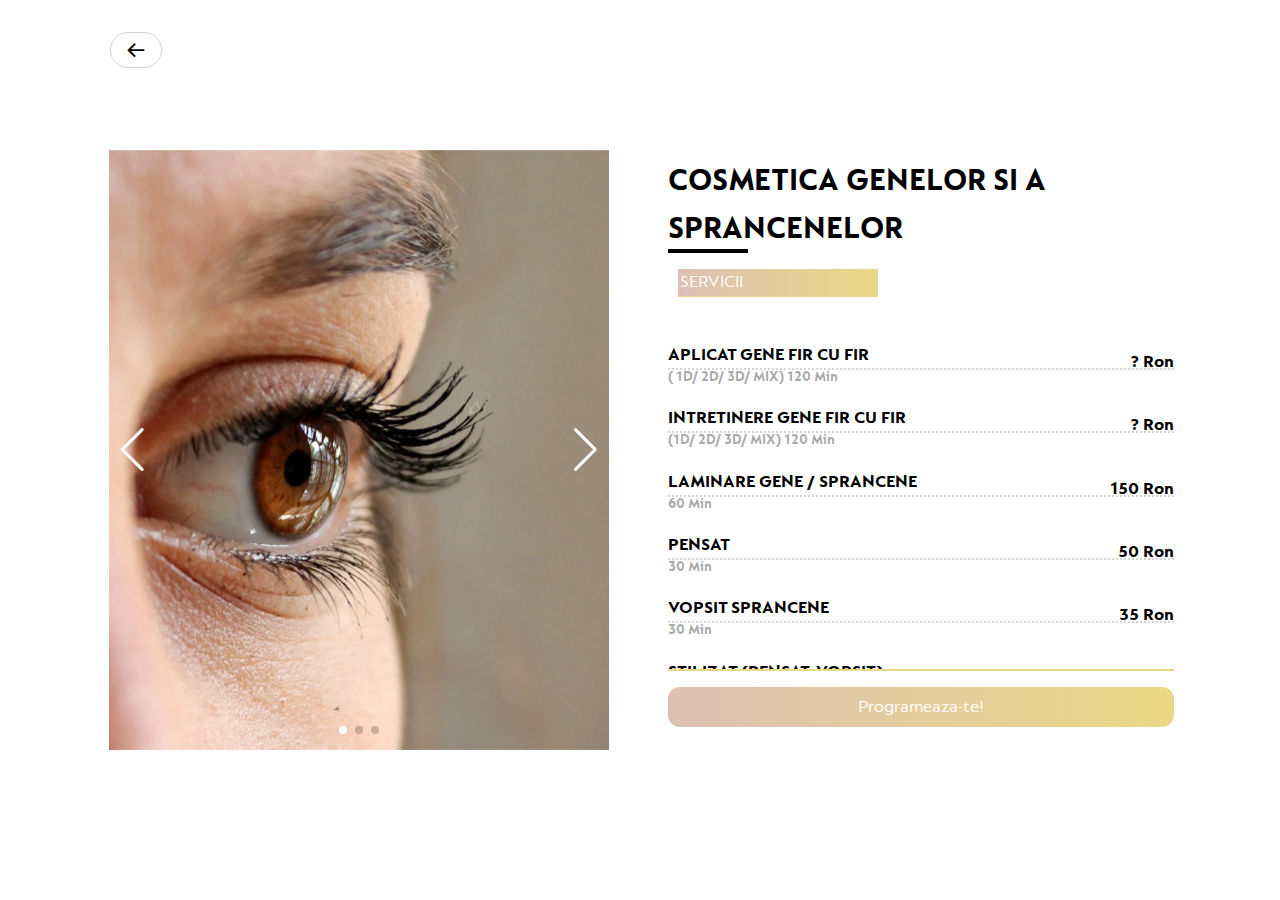
<file: home-more-cosmetica-genelor-sprancenelor.html>
<!DOCTYPE html>
<html lang="en">

<head>
  <meta charset="UTF-8">
  <meta charset="utf-8">
    <meta name="viewport" content="width=device-width, initial-scale=1, minimum-scale=1" />
    <meta http-equiv="X-UA-Compatible" content="ie=edge">
    <title>BeautyVilla by Ast - Servicii de Înfrumusețare și Relaxare</title>
    <meta name="description" content="BeautyVilla by Ast oferă o gamă largă de servicii de înfrumusețare și relaxare, inclusiv machiaj, coafură, tratamente faciale și masaj. Descoperă experiența de lux!">
    <meta name="keywords" content="BeautyVilla, Asta, înfrumusețare, relaxare, machiaj, coafură, tratamente faciale, masaj, saloane de înfrumusețare, spa, servicii beauty">
    <meta name="author" content="BeautyVilla by Ast">
    
    <meta property="og:title" content="BeautyVilla by Ast - Servicii de Înfrumusețare și Relaxare">
    <meta property="og:description" content="Oferim servicii de top pentru îngrijirea și înfrumusețarea ta. Vino să te răsfeți în BeautyVilla by Ast!">
    <meta property="og:image" content="https://beautyvilla.ro/images/a7404f46-1d78-441c-a678-799bac6eefa2.jpg">
    <meta property="og:url" content="https://www.beautyvilla.ro">
    <meta property="og:type" content="website">


    <meta name="twitter:card" content="summary_large_image">
    <meta name="twitter:title" content="BeautyVilla by Ast - Servicii de Înfrumusețare și Relaxare">
    <meta name="twitter:description" content="Descoperă serviciile noastre premium de înfrumusețare și relaxare la BeautyVilla by Ast. Răsfață-te într-un mediu elegant și plăcut!">
    <meta name="twitter:image" content="https://beautyvilla.ro/images/a7404f46-1d78-441c-a678-799bac6eefa2.jpg">

    
    <link rel="icon" type="image/png" href="favicon/favicon-96x96.png" sizes="96x96" />
    <link rel="icon" type="image/svg+xml" href="favicon/favicon.svg" />
    <link rel="shortcut icon" href="favicon/favicon.ico" />
    <link rel="apple-touch-icon" sizes="180x180" href="favicon/apple-touch-icon.png" />
    <link rel="manifest" href="favicon/site.webmanifest" />
    
  <link rel="stylesheet" href="https://cdn.jsdelivr.net/npm/swiper/swiper-bundle.min.css">
  <link href='https://unpkg.com/boxicons@2.1.4/css/boxicons.min.css' rel='stylesheet'>
  <link rel="stylesheet" href="./css/home-more.css">
</head>

<body>
  <div class="card-wrapper">
    <div class="navs-bars">
      <a href="/">
        <div class="back">
          <i class='bx bx-arrow-back'></i>
        </div>
      </a>
    </div>
    <div class="card">
      <!-- card left -->
      <div class="product-imgs">
        <div class="swiper img-display">
          <div class="swiper-wrapper img-showcase">
            <div class="swiper-slide rows gene1"></div>
            <div class="swiper-slide rows gene2"></div>
            <div class="swiper-slide rows gene3"></div>
          </div>
          <div class="swiper-pagination"></div>
          <div class="swiper-button-next"></div>
          <div class="swiper-button-prev"></div>
        </div>
      </div>
      <!-- card right -->
      <div class="product-content">
        <h2 class="product-title" style="font-size: 2rem;">COSMETICA GENELOR SI A SPRANCENELOR</h2>
        <div class="services-more" style="display: flex;flex-wrap: wrap;">
          <a class="product-link active" data-category="servicii">Servicii</a>
        </div>
        <div class="product-price" id="epilare_definitiva">
          <div class="menu-item">
            <div class="menu-item-name">APLICAT GENE FIR CU FIR</div>
            <div class="menu-item-price">? Ron</div>
            <div class="menu-item-description">( 1D/ 2D/ 3D/ MIX) 120 Min</div>
        </div>
        
        <div class="menu-item">
            <div class="menu-item-name">INTRETINERE GENE FIR CU FIR </div>
            <div class="menu-item-price">? Ron</div>
            <div class="menu-item-description">(1D/ 2D/ 3D/ MIX) 120 Min</div>
        </div>
        
        <div class="menu-item">
            <div class="menu-item-name">LAMINARE GENE / SPRANCENE</div>
            <div class="menu-item-price">150 Ron</div>
            <div class="menu-item-description">60 Min</div>
        </div>
        
        <div class="menu-item">
            <div class="menu-item-name">PENSAT</div>
            <div class="menu-item-price">50 Ron</div>
            <div class="menu-item-description">30 Min</div>
        </div>
        
        <div class="menu-item">
            <div class="menu-item-name">VOPSIT SPRANCENE</div>
            <div class="menu-item-price">35 Ron</div>
            <div class="menu-item-description">30 Min</div>
        </div>
        
        <div class="menu-item">
            <div class="menu-item-name">STILIZAT (PENSAT, VOPSIT)</div>
            <div class="menu-item-price">60 Ron</div>
            <div class="menu-item-description">30 Min</div>
        </div>
        
        
        </div>
        <a href="https://live.evobeauty.ro/online/beautyvilla/"><button class="button_pr">Programeaza-te!</button></a>

      </div>
      
    </div>
  </div>
  </div>
</body>
<script src="https://cdn.jsdelivr.net/npm/swiper/swiper-bundle.min.js"></script>
<script>
  document.addEventListener("DOMContentLoaded", function () {
    var swiper = new Swiper(".img-display", {
      slidesPerView: 1,
      spaceBetween: 10,
      loop: true,
      pagination: {
        el: ".swiper-pagination",
        clickable: true,
      },
      navigation: {
        nextEl: ".swiper-button-next",
        prevEl: ".swiper-button-prev",
      },
    });



    var productLinks = document.querySelectorAll(".product-link");
    var productPrices = document.querySelectorAll(".product-price");
    productLinks.forEach(link => {
      link.addEventListener("click", function () {
        productLinks.forEach(l => l.classList.remove("active"));
        this.classList.add("active");
        productPrices.forEach(price => {
          console.log(price)
          price.style.display = "none";
        });
        var category = this.getAttribute("data-category");
        var selectedPrice = document.getElementById(category);
        if (selectedPrice) {
          selectedPrice.style.display = "block";
        }
      });
    });

  });









</script>

</html>
</file>
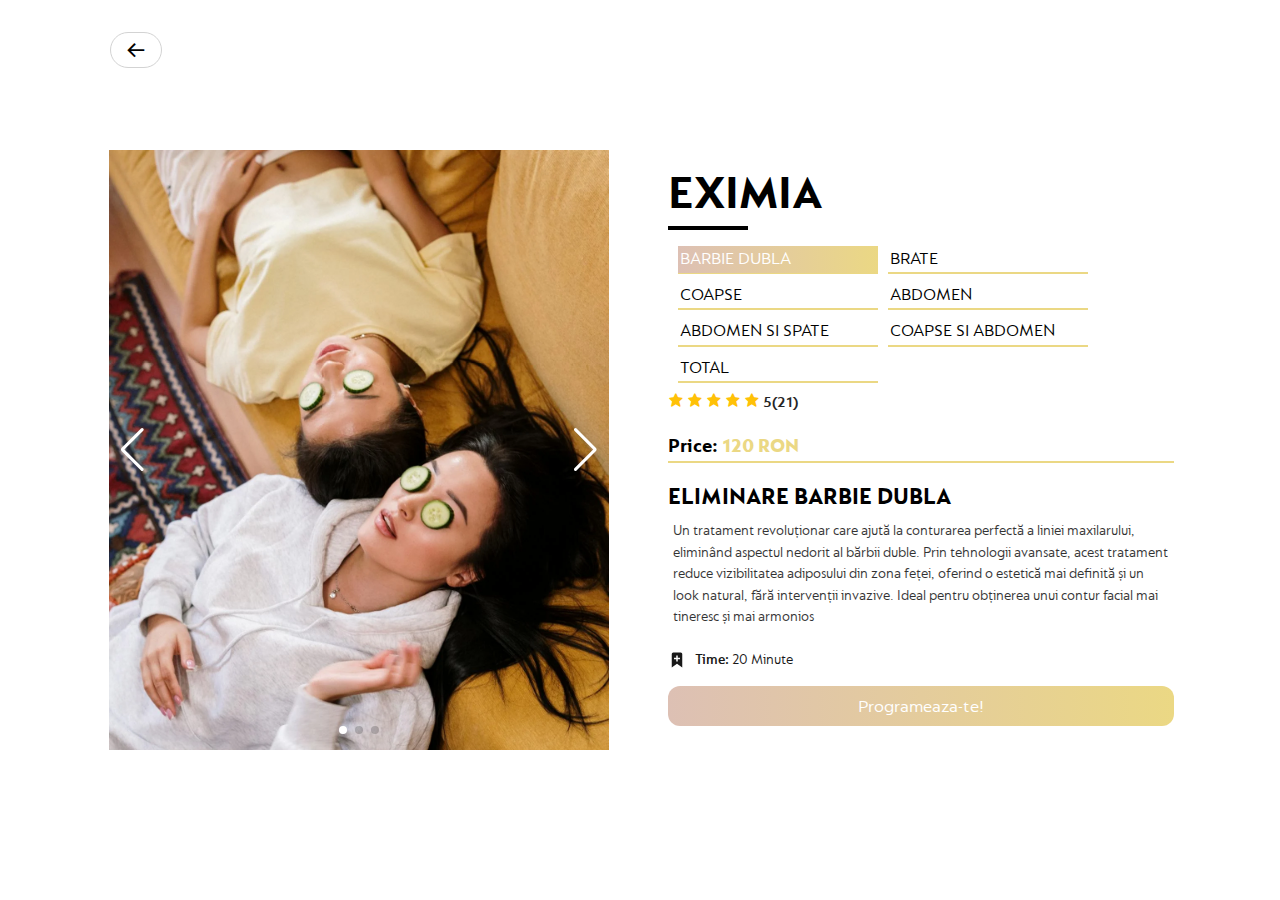
<file: home-more-eximia.html>
<!DOCTYPE html>
<html lang="en">
<head>
  <meta charset="utf-8">
  <meta name="viewport" content="width=device-width, initial-scale=1, minimum-scale=1" />
  <meta http-equiv="X-UA-Compatible" content="ie=edge">
  <title>BeautyVilla by Ast - Servicii de Înfrumusețare și Relaxare</title>
  <meta name="description" content="BeautyVilla by Ast oferă o gamă largă de servicii de înfrumusețare și relaxare, inclusiv machiaj, coafură, tratamente faciale și masaj. Descoperă experiența de lux!">
  <meta name="keywords" content="BeautyVilla, Asta, înfrumusețare, relaxare, machiaj, coafură, tratamente faciale, masaj, saloane de înfrumusețare, spa, servicii beauty">
  <meta name="author" content="BeautyVilla by Ast">
  
  <meta property="og:title" content="BeautyVilla by Ast - Servicii de Înfrumusețare și Relaxare">
  <meta property="og:description" content="Oferim servicii de top pentru îngrijirea și înfrumusețarea ta. Vino să te răsfeți în BeautyVilla by Ast!">
  <meta property="og:image" content="https://beautyvilla.ro/images/a7404f46-1d78-441c-a678-799bac6eefa2.jpg">
  <meta property="og:url" content="https://www.beautyvilla.ro">
  <meta property="og:type" content="website">


  <meta name="twitter:card" content="summary_large_image">
  <meta name="twitter:title" content="BeautyVilla by Ast - Servicii de Înfrumusețare și Relaxare">
  <meta name="twitter:description" content="Descoperă serviciile noastre premium de înfrumusețare și relaxare la BeautyVilla by Ast. Răsfață-te într-un mediu elegant și plăcut!">
  <meta name="twitter:image" content="https://beautyvilla.ro/images/a7404f46-1d78-441c-a678-799bac6eefa2.jpg">

  
  <link rel="icon" type="image/png" href="favicon/favicon-96x96.png" sizes="96x96" />
  <link rel="icon" type="image/svg+xml" href="favicon/favicon.svg" />
  <link rel="shortcut icon" href="favicon/favicon.ico" />
  <link rel="apple-touch-icon" sizes="180x180" href="favicon/apple-touch-icon.png" />
  <link rel="manifest" href="favicon/site.webmanifest" />
    <link rel="stylesheet" href="https://cdn.jsdelivr.net/npm/swiper/swiper-bundle.min.css">
    <link href='https://unpkg.com/boxicons@2.1.4/css/boxicons.min.css' rel='stylesheet'>
    <link rel="stylesheet" href="./css/home-more.css">
</head>
<body>
    <div class = "card-wrapper">
        <div class="navs-bars" >
            <a href="/"><div class="back">
                <i class='bx bx-arrow-back' ></i>
            </div></a>
        </div>
        <div class = "card">
          <!-- card left -->
          <div class = "product-imgs">
            <div class = "swiper img-display">
              <div class = "swiper-wrapper img-showcase" >
                    <div class="swiper-slide rows massaj1"  ></div>
                    <div class="swiper-slide rows massaj2" ></div>
                    <div class="swiper-slide rows massaj3"></div>
              </div>
              <div class="swiper-pagination"></div>
            <div class="swiper-button-next"></div>
            <div class="swiper-button-prev"></div>
            </div>
          </div>
          <!-- card right -->
          <div class = "product-content">
            <h2 class = "product-title">EXIMIA</h2>
            <div class="services-more" style="display: flex;flex-wrap: wrap;">
              <a class = "product-link active" data-category="bd">BARBIE DUBLA</a>
              <a class = "product-link" data-category="b">BRATE </a>
              <a class = "product-link" data-category="c">COAPSE </a>
              <a class = "product-link" data-category="a">ABDOMEN </a>
              <a class = "product-link" data-category="as"> ABDOMEN si SPATE</a>
              <a class = "product-link" data-category="ca"> COAPSE si ABDOMEN</a>
              <a class = "product-link" data-category="t"> TOTAL</a>
            </div>

            <div class = "product-rating">
                <i class='bx bxs-star'></i>
                <i class='bx bxs-star'></i>
                <i class='bx bxs-star'></i>
                <i class='bx bxs-star'></i>
                <i class='bx bxs-star'></i>
              <span>5(21)</span>
            </div>
            <div class = "product-price" style="height: unset;">
              <p class = "new-price">Price: <span>120 RON</span></p>
            </div>
            <div class = "product-detail">
              <h2><span id="type">ELIMINARE BARBIE DUBLA</span> </h2>
              <p>Un tratament revoluționar care ajută la conturarea perfectă a liniei maxilarului, eliminând aspectul nedorit al bărbii duble. Prin tehnologii avansate, acest tratament reduce vizibilitatea adiposului din zona feței, oferind o estetică mai definită și un look natural, fără intervenții invazive. Ideal pentru obținerea unui contur facial mai tineresc și mai armonios</p>
              <ul>
                <li>Time: <span class="time"> 20 Minute</span></li>
              </ul>
            </div>
            <a href="https://live.evobeauty.ro/online/beautyvilla/"><button class="button_pr">Programeaza-te!</button></a>

          </div>
        </div>
      </div>
</body>
<script src="https://cdn.jsdelivr.net/npm/swiper/swiper-bundle.min.js"></script>
<script>
    document.addEventListener("DOMContentLoaded", function () {
      var swiper = new Swiper(".img-display", {
        slidesPerView: 1,
        spaceBetween: 10,
        loop: true,
        pagination: {
          el: ".swiper-pagination",
          clickable: true,
        },
        navigation: {
          nextEl: ".swiper-button-next",
          prevEl: ".swiper-button-prev",
        },
      });



var productData = {

  bd: {
        price: "120 RON",
        duration: "20 Minute",
        benefits: "Un tratament revoluționar care ajută la conturarea perfectă a liniei maxilarului, eliminând aspectul nedorit al bărbii duble. Prin tehnologii avansate, acest tratament reduce vizibilitatea adiposului din zona feței, oferind o estetică mai definită și un look natural, fără intervenții invazive. Ideal pentru obținerea unui contur facial mai tineresc și mai armonios",
        type: "ELIMINARE BARBIE DUBLA"
    },
    b: {
        price: "160 RON",
        duration: "20 Minute",
        benefits: "Un tratament eficient destinat remodelării și tonifierii brațelor. Acesta reduce excesul de grăsime, lăsând pielea mai fermă și netedă. Prin tehnologie de ultimă generație, procedura ajută la îmbunătățirea aspectului general al brațelor, oferindu-le un contur mai definit și un look mai tonifiat, fără a recurge la intervenții chirurgicale. Ideal pentru un aspect mai sculptat și încrezător.",
        type: "SLABIRE SI REMODELAREA BRATELOR"
    },
    c: {
        price: "320 RON",
        duration: "45 Minute",
        benefits: "Un tratament eficient pentru reducerea grăsimii și tonifierea coapselor. În 45 de minute, ajută la diminuarea celulitei și îmbunătățirea fermității pielii, lăsând coapsele mai suplu conturate și tonifiate. Ideal pentru un aspect mai definit și elegant",
        type: "SLABIRE SI REMODELARE COAPSELOR"
    },
    a: {
       price: "270 RON",
        duration: "30 Minute",
        benefits: "Un tratament eficient pentru reducerea grăsimii și tonifierea abdomenului. În doar 30 de minute, ajută la diminuarea excesului de grăsime și la îmbunătățirea fermității pielii, oferind un abdomen mai plat și definit.",
        type: "SLABIRE SI REMODELARE ABDOMENULUI"
    },
    as: {
       price: "320 RON",
        duration: "45 Minute",
        benefits: "Un tratament complet pentru slăbire și remodelare, axat pe abdomen și spate. În 45 de minute, ajută la reducerea grăsimii și tonifierea zonei abdominale și dorsale, oferind o siluetă mai conturată și fermă.",
        type: "ABDOMEN si SPATE"
    },
    ca:{
       price: "390 RON",
        duration: "60 Minute",
        benefits: "Un tratament combinat pentru slăbire și remodelare, concentrat pe coapse și abdomen. În 60 de minute, veți obține o reducere a grăsimii și o tonifiere accentuată a ambelor zone, pentru un aspect mai suplu și mai ferm.",
        type: "COAPSE si ABDOMEN"
    },
    t:{
       price: "490 RON",
        duration: "90 Minute",
        benefits: "Un tratament extins pentru slăbire și remodelare, ce vizează coapsele, abdomenul și brațele/gambe. În 90 de minute, ajută la reducerea grăsimii și la tonifierea întregului corp, lăsând pielea mai fermă și un contur mai armonios.",
        type: "SLABIRE SI REMODELARE - COAPSE, ABDOMEN, BRATE, GAMBE"
    }
    
};




      var productLink = document.querySelectorAll('.product-link')
      productLink.forEach(element => {
        element.addEventListener('click', ()=>{
            
            productLink.forEach(link => link.classList.remove('active'));
            element.classList.add('active');
            var selectedCategory = element.getAttribute('data-category');
            console.log(selectedCategory)
            var data = productData[selectedCategory];
            console.log(data)
            document.querySelector('.new-price span').textContent = data.price;
            document.querySelector('.product-rating span').textContent = data.rating;
            document.querySelector('.product-detail p').textContent = data.benefits;
            document.querySelector('.time').textContent = data.duration;
            document.querySelector('#type').textContent = data.type;
            // document.querySelector('.categorie').textContent = data.categorie;
            // document.querySelector('.deplasari').textContent = data.deplasari;
            // document.querySelector('.gene').textContent = data.gene;


        })





      });
    
    
    
    
    
    
    
    
    
    
    
    
    
    
    
    
    
    });









  </script>
</html>
</file>
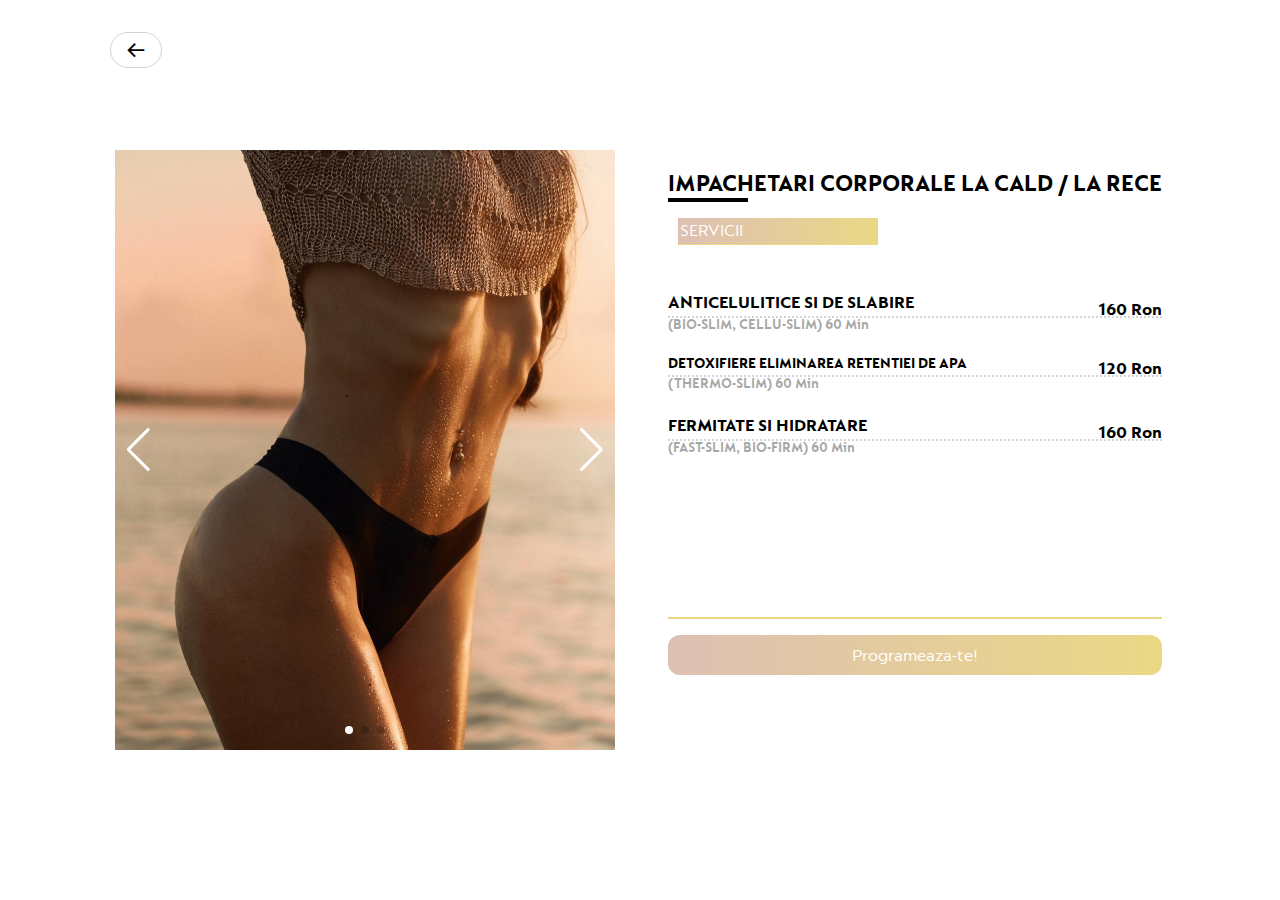
<file: home-more-impachetari.html>
<!DOCTYPE html>
<html lang="en">

<head>
  <meta charset="utf-8">
  <meta name="viewport" content="width=device-width, initial-scale=1, minimum-scale=1" />
  <meta http-equiv="X-UA-Compatible" content="ie=edge">
  <title>BeautyVilla by Ast - Servicii de Înfrumusețare și Relaxare</title>
  <meta name="description" content="BeautyVilla by Ast oferă o gamă largă de servicii de înfrumusețare și relaxare, inclusiv machiaj, coafură, tratamente faciale și masaj. Descoperă experiența de lux!">
  <meta name="keywords" content="BeautyVilla, Asta, înfrumusețare, relaxare, machiaj, coafură, tratamente faciale, masaj, saloane de înfrumusețare, spa, servicii beauty">
  <meta name="author" content="BeautyVilla by Ast">
  
  <meta property="og:title" content="BeautyVilla by Ast - Servicii de Înfrumusețare și Relaxare">
  <meta property="og:description" content="Oferim servicii de top pentru îngrijirea și înfrumusețarea ta. Vino să te răsfeți în BeautyVilla by Ast!">
  <meta property="og:image" content="https://beautyvilla.ro/images/a7404f46-1d78-441c-a678-799bac6eefa2.jpg">
  <meta property="og:url" content="https://www.beautyvilla.ro">
  <meta property="og:type" content="website">


  <meta name="twitter:card" content="summary_large_image">
  <meta name="twitter:title" content="BeautyVilla by Ast - Servicii de Înfrumusețare și Relaxare">
  <meta name="twitter:description" content="Descoperă serviciile noastre premium de înfrumusețare și relaxare la BeautyVilla by Ast. Răsfață-te într-un mediu elegant și plăcut!">
  <meta name="twitter:image" content="https://beautyvilla.ro/images/a7404f46-1d78-441c-a678-799bac6eefa2.jpg">

  
  <link rel="icon" type="image/png" href="favicon/favicon-96x96.png" sizes="96x96" />
  <link rel="icon" type="image/svg+xml" href="favicon/favicon.svg" />
  <link rel="shortcut icon" href="favicon/favicon.ico" />
  <link rel="apple-touch-icon" sizes="180x180" href="favicon/apple-touch-icon.png" />
  <link rel="manifest" href="favicon/site.webmanifest" />
  <link rel="stylesheet" href="https://cdn.jsdelivr.net/npm/swiper/swiper-bundle.min.css">
  <link href='https://unpkg.com/boxicons@2.1.4/css/boxicons.min.css' rel='stylesheet'>
  <link rel="stylesheet" href="./css/home-more.css">
</head>

<body>
  <div class="card-wrapper">
    <div class="navs-bars">
      <a href="/">
        <div class="back">
          <i class='bx bx-arrow-back'></i>
        </div>
      </a>
    </div>
    <div class="card">
      <!-- card left -->
      <div class="product-imgs">
        <div class="swiper img-display">
          <div class="swiper-wrapper img-showcase">
            <div class="swiper-slide rows imapchetari1"></div>
            <div class="swiper-slide rows imapchetari2"></div>
            <div class="swiper-slide rows imapchetari3"></div>
          </div>
          <div class="swiper-pagination"></div>
          <div class="swiper-button-next"></div>
          <div class="swiper-button-prev"></div>
        </div>
      </div>
      <!-- card right -->
      <div class="product-content">
        <h2 class="product-title" style="font-size: 1.5rem;">IMPACHETARI CORPORALE LA CALD / LA RECE</h2>
        <div class="services-more" style="display: flex;flex-wrap: wrap;">
          <a class="product-link active" data-category="impachetari">Servicii</a>
        </div>
        <div class="product-price" id="impachetari">
          <div class="menu-item">
            <div class="menu-item-name">ANTICELULITICE SI DE SLABIRE</div>
            <div class="menu-item-price">160 Ron</div>
            <div class="menu-item-description"> (BIO-SLIM, CELLU-SLIM) 60 Min</div>
        </div>
        
        <div class="menu-item">
            <div class="menu-item-name" style="font-size: 15px;">DETOXIFIERE ELIMINAREA RETENTIEI DE APA</div>
            <div class="menu-item-price">120 Ron</div>
            <div class="menu-item-description"> (THERMO-SLIM) 60 Min</div>
        </div>
        
        <div class="menu-item">
            <div class="menu-item-name">FERMITATE SI HIDRATARE</div>
            <div class="menu-item-price">160 Ron</div>
            <div class="menu-item-description"> (FAST-SLIM, BIO-FIRM) 60 Min</div>
        </div>
        
        </div>

        <a href="https://live.evobeauty.ro/online/beautyvilla/"><button class="button_pr">Programeaza-te!</button></a>

      </div>
    </div>
  </div>
  </div>
</body>
<script src="https://cdn.jsdelivr.net/npm/swiper/swiper-bundle.min.js"></script>
<script>
  document.addEventListener("DOMContentLoaded", function () {
    var swiper = new Swiper(".img-display", {
      slidesPerView: 1,
      spaceBetween: 10,
      loop: true,
      pagination: {
        el: ".swiper-pagination",
        clickable: true,
      },
      navigation: {
        nextEl: ".swiper-button-next",
        prevEl: ".swiper-button-prev",
      },
    });



    var productLinks = document.querySelectorAll(".product-link");
    var productPrices = document.querySelectorAll(".product-price");
    productLinks.forEach(link => {
      link.addEventListener("click", function () {
        productLinks.forEach(l => l.classList.remove("active"));
        this.classList.add("active");
        productPrices.forEach(price => {
          console.log(price)
          price.style.display = "none";
        });
        var category = this.getAttribute("data-category");
        var selectedPrice = document.getElementById(category);
        if (selectedPrice) {
          selectedPrice.style.display = "block";
        }
      });
    });

  });









</script>

</html>
</file>
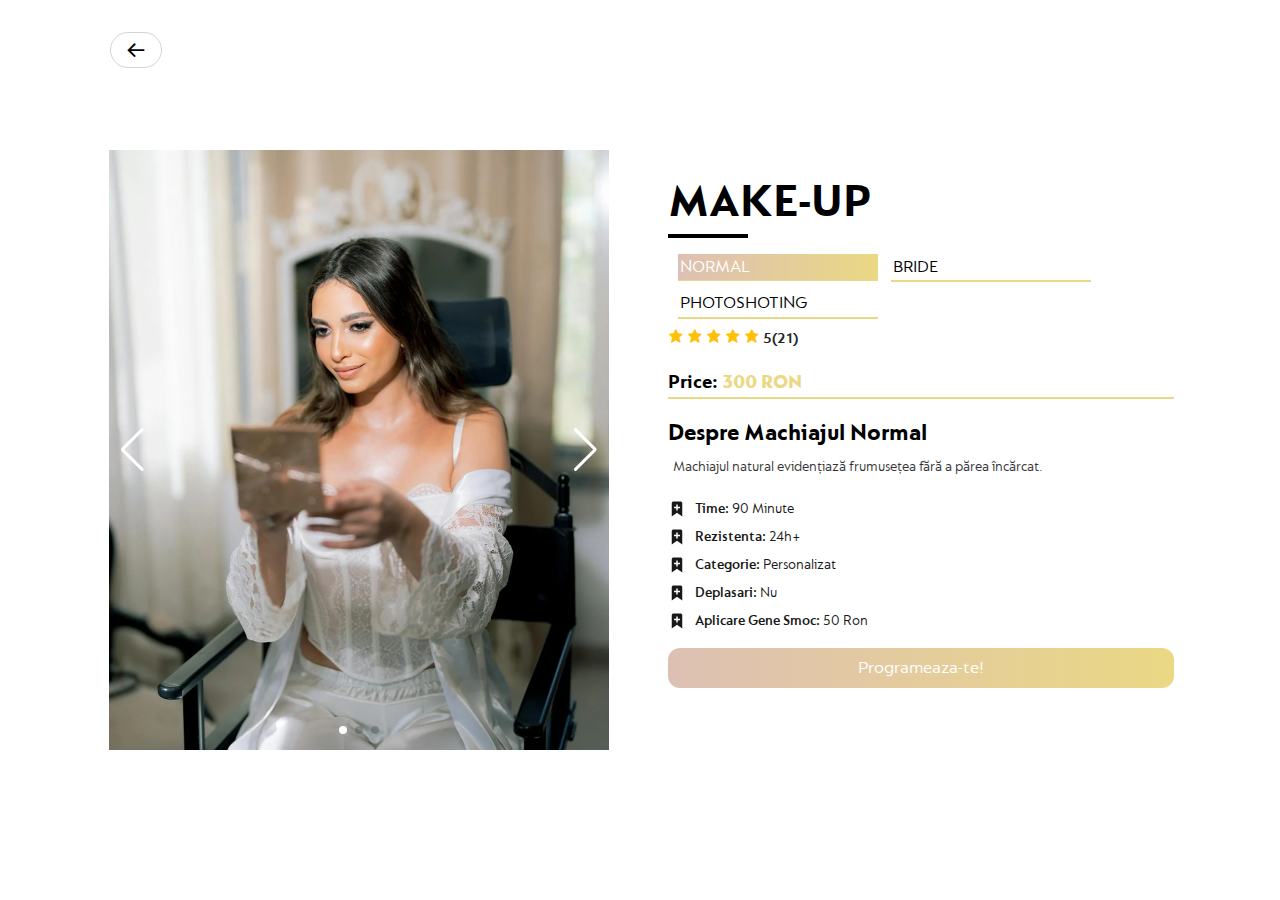
<file: home-more-make-up.html>
<!DOCTYPE html>
<html lang="en">
<head>
  <meta charset="utf-8">
  <meta name="viewport" content="width=device-width, initial-scale=1, minimum-scale=1" />
  <meta http-equiv="X-UA-Compatible" content="ie=edge">
  <title>BeautyVilla by Ast - Servicii de Înfrumusețare și Relaxare</title>
  <meta name="description" content="BeautyVilla by Ast oferă o gamă largă de servicii de înfrumusețare și relaxare, inclusiv machiaj, coafură, tratamente faciale și masaj. Descoperă experiența de lux!">
  <meta name="keywords" content="BeautyVilla, Asta, înfrumusețare, relaxare, machiaj, coafură, tratamente faciale, masaj, saloane de înfrumusețare, spa, servicii beauty">
  <meta name="author" content="BeautyVilla by Ast">
  
  <meta property="og:title" content="BeautyVilla by Ast - Servicii de Înfrumusețare și Relaxare">
  <meta property="og:description" content="Oferim servicii de top pentru îngrijirea și înfrumusețarea ta. Vino să te răsfeți în BeautyVilla by Ast!">
  <meta property="og:image" content="https://beautyvilla.ro/images/a7404f46-1d78-441c-a678-799bac6eefa2.jpg">
  <meta property="og:url" content="https://www.beautyvilla.ro">
  <meta property="og:type" content="website">


  <meta name="twitter:card" content="summary_large_image">
  <meta name="twitter:title" content="BeautyVilla by Ast - Servicii de Înfrumusețare și Relaxare">
  <meta name="twitter:description" content="Descoperă serviciile noastre premium de înfrumusețare și relaxare la BeautyVilla by Ast. Răsfață-te într-un mediu elegant și plăcut!">
  <meta name="twitter:image" content="https://beautyvilla.ro/images/a7404f46-1d78-441c-a678-799bac6eefa2.jpg">

  
  <link rel="icon" type="image/png" href="favicon/favicon-96x96.png" sizes="96x96" />
  <link rel="icon" type="image/svg+xml" href="favicon/favicon.svg" />
  <link rel="shortcut icon" href="favicon/favicon.ico" />
  <link rel="apple-touch-icon" sizes="180x180" href="favicon/apple-touch-icon.png" />
  <link rel="manifest" href="favicon/site.webmanifest" />
    <link rel="stylesheet" href="https://cdn.jsdelivr.net/npm/swiper/swiper-bundle.min.css">
    <link href='https://unpkg.com/boxicons@2.1.4/css/boxicons.min.css' rel='stylesheet'>
    <link rel="stylesheet" href="./css/home-more.css">
</head>
<body>
    <div class = "card-wrapper">
        <div class="navs-bars" >
            <a href="/"><div class="back">
                <i class='bx bx-arrow-back' ></i>
            </div></a>
        </div>
        <div class = "card">
          <!-- card left -->
          <div class = "product-imgs">
            <div class = "swiper img-display">
              <div class = "swiper-wrapper img-showcase" >
                    <div class="swiper-slide rows images1" ></div>
                    <div class="swiper-slide rows images2" ></div>
                    <div class="swiper-slide rows images3" ></div>
              </div>
              <div class="swiper-pagination"></div>
            <div class="swiper-button-next"></div>
            <div class="swiper-button-prev"></div>
            </div>
          </div>
          <!-- card right -->
          <div class = "product-content">
            <h2 class = "product-title">MAKE-UP </h2>
            <a class = "product-link active" data-category="normal">Normal</a>
            <a class = "product-link" data-category="bride">Bride</a>
            <a class = "product-link" data-category="photoshooting" >Photoshoting</a>
            <div class = "product-rating">
                <i class='bx bxs-star'></i>
                <i class='bx bxs-star'></i>
                <i class='bx bxs-star'></i>
                <i class='bx bxs-star'></i>
                <i class='bx bxs-star'></i>
              <span>5(21)</span>
            </div>
            <div class = "product-price" style="height: unset!important;">
              <p class = "new-price"  >Price: <span>300 RON</span></p>
            </div>
            <div class = "product-detail">
              <h2>Despre machiajul <span id="type">normal</span> </h2>
              <p>Machiajul natural evidențiază frumusețea fără a părea încărcat.</p>
              <ul>
                <li>Time: <span class="time"> 90 Minute</span></li>
                <li>Rezistenta: <span> 24h+</span></li>
                <li>Categorie: <span> Personalizat</span></li>
                <li>Deplasari: <span> Nu</span></li>
                <li>Aplicare Gene Smoc: <span> 50 Ron</span></li>
              </ul>
            </div>
            <a href="https://live.evobeauty.ro/online/beautyvilla/"><button class="button_pr">Programeaza-te!</button></a>

          </div>
        </div>
      </div>
</body>
<script src="https://cdn.jsdelivr.net/npm/swiper/swiper-bundle.min.js"></script>
<script>
    document.addEventListener("DOMContentLoaded", function () {
      var swiper = new Swiper(".img-display", {
        slidesPerView: 1,
        spaceBetween: 10,
        loop: true,
        pagination: {
          el: ".swiper-pagination",
          clickable: true,
        },
        navigation: {
          nextEl: ".swiper-button-next",
          prevEl: ".swiper-button-prev",
        },
      });
    
      var productData = {
        normal: {
            price: "300 RON",
            rating: "5(21)",
            description: "Machiajul natural evidențiază frumusețea fără a părea încărcat.",
            time: "90 Minute",
            rezistenta: "24h+",
            categorie: "Personalizat",
            deplasari: "Nu",
            gene: "50 RON",
            type: "Normal"
        },
        bride: {
            price: "500 RON",
            rating: "5(45)",
            description: "Machiaj de mireasă, rezistent și sofisticat pentru o zi specială.",
            time: "120 Minute",
            rezistenta: "24h+",
            categorie: "Mireasă",
            deplasari: "Da",
            gene: "Inclus",
            type: "de Mireasa"

        },
        photoshooting: {
            price: "400 RON",
            rating: "4.9(30)",
            description: "Machiaj profesional pentru ședințe foto și evenimente speciale.",
            time: "100 Minute",
            rezistenta: "24h+",
            categorie: "Foto/Video",
            deplasari: "Da",
            gene: "60 RON",
            type: "pentru photoshooting"

        }
    };



      var productLink = document.querySelectorAll('.product-link')
      productLink.forEach(element => {
        element.addEventListener('click', ()=>{
            
            productLink.forEach(link => link.classList.remove('active'));
            element.classList.add('active');
            var selectedCategory = element.getAttribute('data-category');
            console.log(selectedCategory)
            var data = productData[selectedCategory];
            document.querySelector('.new-price span').textContent = data.price;
            document.querySelector('.product-rating span').textContent = data.rating;
            document.querySelector('.product-detail p').textContent = data.description;
            document.querySelector('.time').textContent = data.time;
            document.querySelector('#type').textContent = data.type;
            // document.querySelector('.categorie').textContent = data.categorie;
            // document.querySelector('.deplasari').textContent = data.deplasari;
            // document.querySelector('.gene').textContent = data.gene;


        })





      });
    
    
    
    
    
    
    
    
    
    
    
    
    
    
    
    
    
    });









  </script>
</html>
</file>
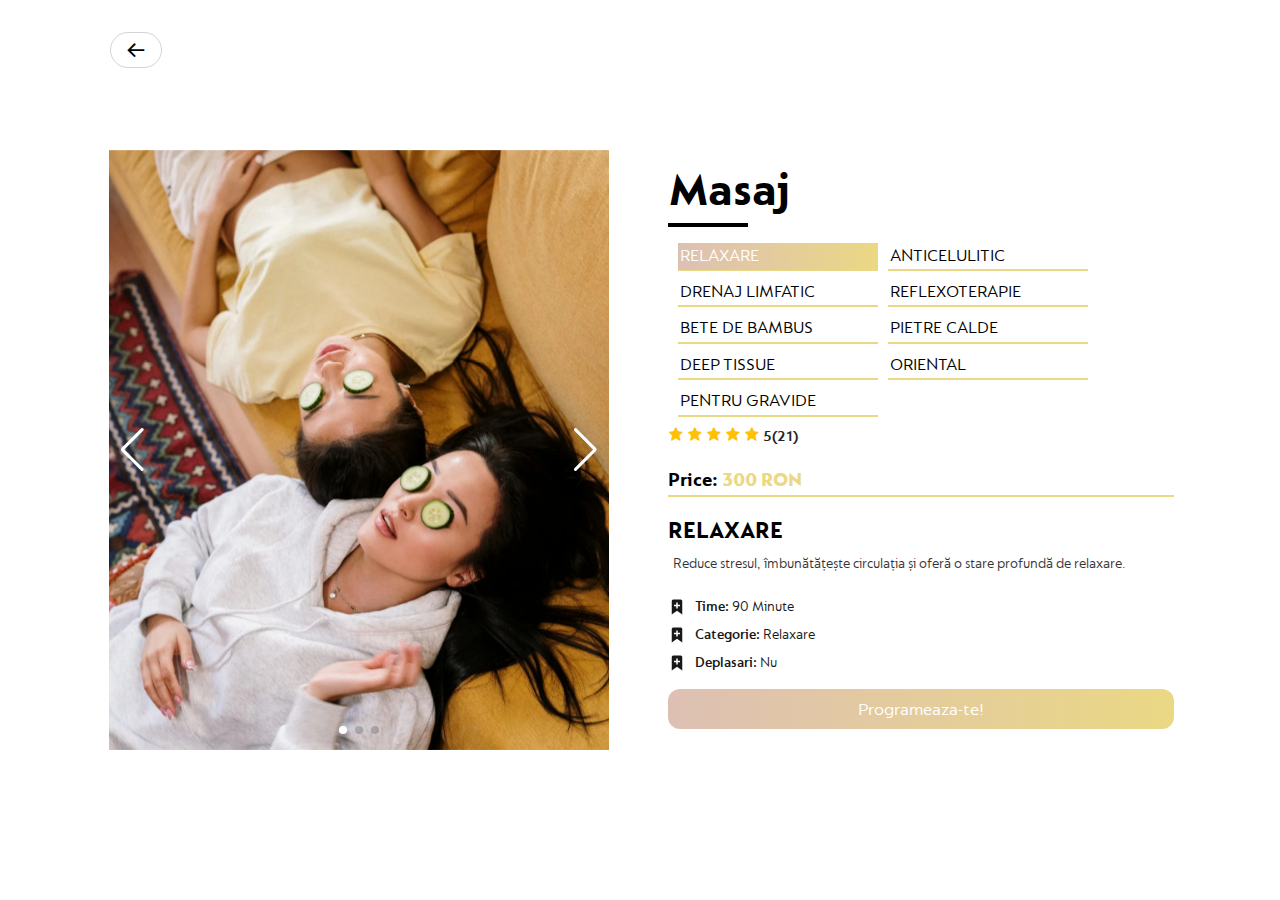
<file: home-more-masaj.html>
<!DOCTYPE html>
<html lang="en">
<head>
  <meta charset="utf-8">
  <meta name="viewport" content="width=device-width, initial-scale=1, minimum-scale=1" />
  <meta http-equiv="X-UA-Compatible" content="ie=edge">
  <title>BeautyVilla by Ast - Servicii de Înfrumusețare și Relaxare</title>
  <meta name="description" content="BeautyVilla by Ast oferă o gamă largă de servicii de înfrumusețare și relaxare, inclusiv machiaj, coafură, tratamente faciale și masaj. Descoperă experiența de lux!">
  <meta name="keywords" content="BeautyVilla, Asta, înfrumusețare, relaxare, machiaj, coafură, tratamente faciale, masaj, saloane de înfrumusețare, spa, servicii beauty">
  <meta name="author" content="BeautyVilla by Ast">
  
  <meta property="og:title" content="BeautyVilla by Ast - Servicii de Înfrumusețare și Relaxare">
  <meta property="og:description" content="Oferim servicii de top pentru îngrijirea și înfrumusețarea ta. Vino să te răsfeți în BeautyVilla by Ast!">
  <meta property="og:image" content="https://beautyvilla.ro/images/a7404f46-1d78-441c-a678-799bac6eefa2.jpg">
  <meta property="og:url" content="https://www.beautyvilla.ro">
  <meta property="og:type" content="website">


  <meta name="twitter:card" content="summary_large_image">
  <meta name="twitter:title" content="BeautyVilla by Ast - Servicii de Înfrumusețare și Relaxare">
  <meta name="twitter:description" content="Descoperă serviciile noastre premium de înfrumusețare și relaxare la BeautyVilla by Ast. Răsfață-te într-un mediu elegant și plăcut!">
  <meta name="twitter:image" content="https://beautyvilla.ro/images/a7404f46-1d78-441c-a678-799bac6eefa2.jpg">

  
  <link rel="icon" type="image/png" href="favicon/favicon-96x96.png" sizes="96x96" />
  <link rel="icon" type="image/svg+xml" href="favicon/favicon.svg" />
  <link rel="shortcut icon" href="favicon/favicon.ico" />
  <link rel="apple-touch-icon" sizes="180x180" href="favicon/apple-touch-icon.png" />
  <link rel="manifest" href="favicon/site.webmanifest" />
  
    <link rel="stylesheet" href="https://cdn.jsdelivr.net/npm/swiper/swiper-bundle.min.css">
    <link href='https://unpkg.com/boxicons@2.1.4/css/boxicons.min.css' rel='stylesheet'>
    <link rel="stylesheet" href="./css/home-more.css">
</head>
<body>
    <div class = "card-wrapper">
        <div class="navs-bars" >
            <a href="/"><div class="back">
                <i class='bx bx-arrow-back' ></i>
            </div></a>
        </div>
        <div class = "card">
          <!-- card left -->
          <div class = "product-imgs">
            <div class = "swiper img-display">
              <div class = "swiper-wrapper img-showcase" >
                    <div class="swiper-slide rows massaj1"  ></div>
                    <div class="swiper-slide rows massaj2" ></div>
                    <div class="swiper-slide rows massaj3"></div>
              </div>
              <div class="swiper-pagination"></div>
            <div class="swiper-button-next"></div>
            <div class="swiper-button-prev"></div>
            </div>
          </div>
          <!-- card right -->
          <div class = "product-content">
            <h2 class = "product-title">Masaj</h2>
            <div class="services-more" style="display: flex;flex-wrap: wrap;">
              <a class = "product-link active" data-category="relaxare">RELAXARE</a>
              <a class = "product-link" data-category="anticelulitic">ANTICELULITIC</a>
              <a class = "product-link" data-category="drenaj_limfatic" >DRENAJ LIMFATIC</a>
              <a class = "product-link" data-category="reflexoterapie" >REFLEXOTERAPIE</a>
              <a class = "product-link" data-category="bete_bambus" >BETE DE BAMBUS</a>
              <a class = "product-link" data-category="pietre_calde" >PIETRE CALDE</a>
              <a class = "product-link" data-category="deep_tissue" >DEEP TISSUE</a>
              <a class = "product-link" data-category="oriental" >ORIENTAL</a>
              <a class = "product-link" data-category="pentru_gravide" >PENTRU GRAVIDE</a>
            </div>

            <div class = "product-rating">
                <i class='bx bxs-star'></i>
                <i class='bx bxs-star'></i>
                <i class='bx bxs-star'></i>
                <i class='bx bxs-star'></i>
                <i class='bx bxs-star'></i>
              <span>5(21)</span>
            </div>
            <div class = "product-price" style="height: unset;">
              <p class = "new-price">Price: <span>300 RON</span></p>
            </div>
            <div class = "product-detail">
              <h2><span id="type">RELAXARE</span> </h2>
              <p>Reduce stresul, îmbunătățește circulația și oferă o stare profundă de relaxare.</p>
              <ul>
                <li>Time: <span class="time"> 90 Minute</span></li>
                <li>Categorie: <span> Relaxare</span></li>
                <li>Deplasari: <span> Nu</span></li>
              </ul>
            </div>
            <a href="https://live.evobeauty.ro/online/beautyvilla/"><button class="button_pr">Programeaza-te!</button></a>

          </div>
        </div>
      </div>
</body>
<script src="https://cdn.jsdelivr.net/npm/swiper/swiper-bundle.min.js"></script>
<script>
    document.addEventListener("DOMContentLoaded", function () {
      var swiper = new Swiper(".img-display", {
        slidesPerView: 1,
        spaceBetween: 10,
        loop: true,
        pagination: {
          el: ".swiper-pagination",
          clickable: true,
        },
        navigation: {
          nextEl: ".swiper-button-next",
          prevEl: ".swiper-button-prev",
        },
      });



var productData = {

    relaxare: {
        price: "180 RON",
        duration: "60 Minute",
        benefits: "Reduce stresul, îmbunătățește circulația și oferă o stare profundă de relaxare.",
        type: "Masaj de Relaxare"
    },
    anticelulitic: {
        price: "180 RON",
        duration: "50 Minute",
        benefits: "Stimulează circulația, ajută la reducerea celulitei și tonifiază pielea.",
        type: "Masaj Anticelulitic"
    },
    reflexoterapie: {
        price: "180 RON",
        duration: "30 Minute",
        benefits: "Stimulează circulația, ajută la reducerea celulitei și tonifiază pielea.",
        type: "Masaj Anticelulitic"
    },
    
    drenaj_limfatic: {
        price: "180 RON",
        duration: "60 Minute",
        benefits: "Elimină toxinele, îmbunătățește circulația limfatică și reduce retenția de apă.",
        type: "Masaj Drenaj Limfatic"
    },
    bete_bambus: {
        price: "250 RON",
        duration: "60 Minute",
        benefits: "Tehnică exotică ce ajută la relaxare profundă și îmbunătățirea circulației sângelui.",
        type: "Masaj cu Bete de Bambus"
    },
    pietre_calde: {
        price: "250 RON",
        duration: "60 Minute",
        benefits: "Folosirea pietrelor vulcanice ajută la relaxarea musculară profundă și echilibrarea energetică.",
        type: "Masaj cu Pietre Calde"
    },
    deep_tissue: {
        price: "250 RON",
        duration: "60 Minute",
        benefits: "Lucrează în profunzime asupra tensiunii musculare și elimină durerile cauzate de stres.",
        type: "Masaj Deep Tissue"
    },
    oriental: {
        price: "250 RON",
        duration: "60 Minute",
        benefits: "Tehnici tradiționale asiatice pentru relaxare și revitalizare a corpului și minții.",
        type: "Masaj Oriental"
    },
    pentru_gravide: {
        price: "250 RON",
        duration: "60 Minute",
        benefits: "Special conceput pentru viitoarele mămici, ajută la reducerea disconfortului și relaxare.",
        type: "Masaj pentru Gravide"
    }
};




      var productLink = document.querySelectorAll('.product-link')
      productLink.forEach(element => {
        element.addEventListener('click', ()=>{
            
            productLink.forEach(link => link.classList.remove('active'));
            element.classList.add('active');
            var selectedCategory = element.getAttribute('data-category');
            console.log(selectedCategory)
            var data = productData[selectedCategory];
            console.log(data)
            document.querySelector('.new-price span').textContent = data.price;
            document.querySelector('.product-rating span').textContent = data.rating;
            document.querySelector('.product-detail p').textContent = data.benefits;
            document.querySelector('.time').textContent = data.duration;
            document.querySelector('#type').textContent = data.type;
            // document.querySelector('.categorie').textContent = data.categorie;
            // document.querySelector('.deplasari').textContent = data.deplasari;
            // document.querySelector('.gene').textContent = data.gene;


        })





      });
    
    
    
    
    
    
    
    
    
    
    
    
    
    
    
    
    
    });









  </script>
</html>
</file>
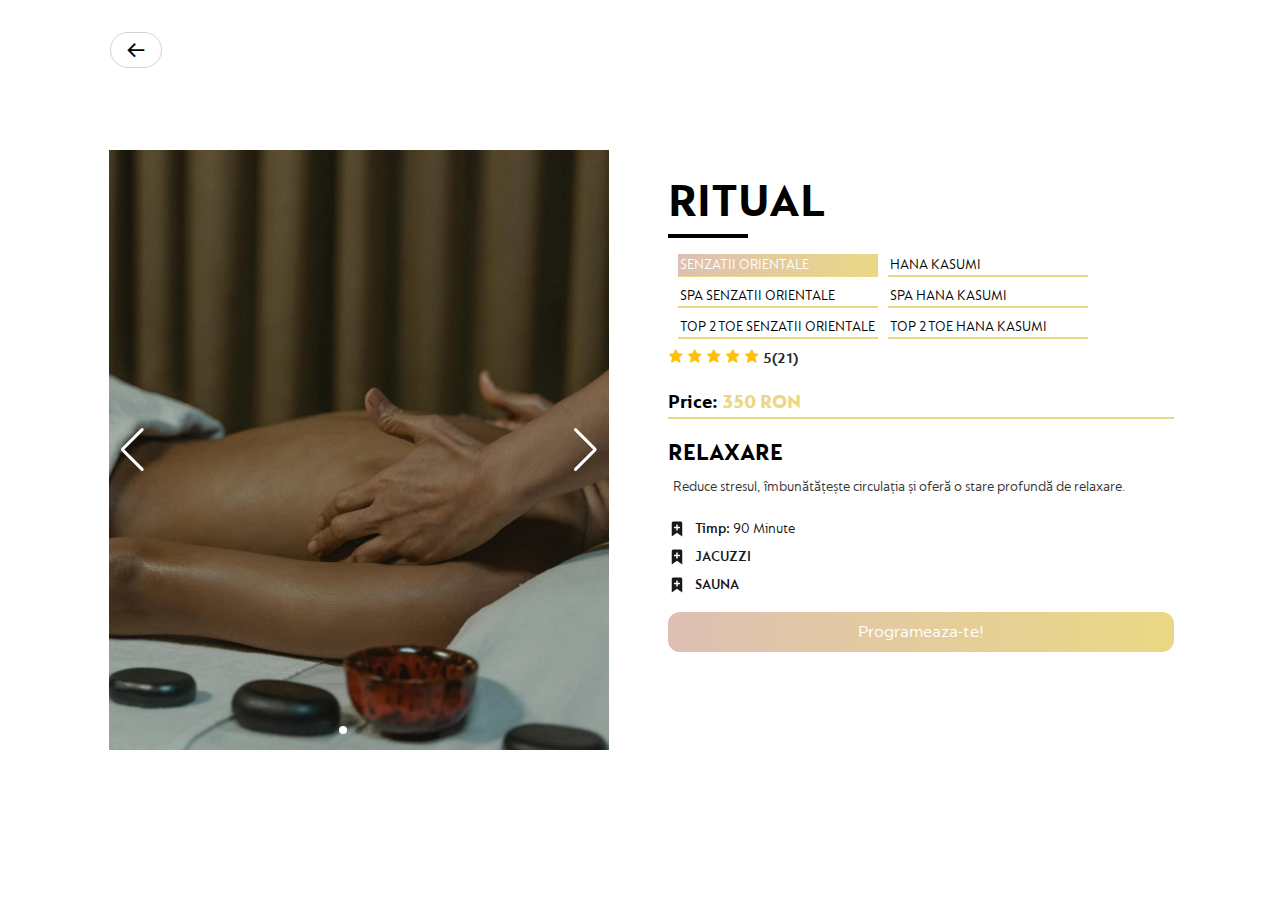
<file: ritualuri.html>
<!DOCTYPE html>
<html lang="en">
<head>
  <meta charset="utf-8">
  <meta name="viewport" content="width=device-width, initial-scale=1, minimum-scale=1" />
  <meta http-equiv="X-UA-Compatible" content="ie=edge">
  <title>BeautyVilla by Ast - Servicii de Înfrumusețare și Relaxare</title>
  <meta name="description" content="BeautyVilla by Ast oferă o gamă largă de servicii de înfrumusețare și relaxare, inclusiv machiaj, coafură, tratamente faciale și masaj. Descoperă experiența de lux!">
  <meta name="keywords" content="BeautyVilla, Asta, înfrumusețare, relaxare, machiaj, coafură, tratamente faciale, masaj, saloane de înfrumusețare, spa, servicii beauty">
  <meta name="author" content="BeautyVilla by Ast">
  
  <meta property="og:title" content="BeautyVilla by Ast - Servicii de Înfrumusețare și Relaxare">
  <meta property="og:description" content="Oferim servicii de top pentru îngrijirea și înfrumusețarea ta. Vino să te răsfeți în BeautyVilla by Ast!">
  <meta property="og:image" content="https://beautyvilla.ro/images/a7404f46-1d78-441c-a678-799bac6eefa2.jpg">
  <meta property="og:url" content="https://www.beautyvilla.ro">
  <meta property="og:type" content="website">


  <meta name="twitter:card" content="summary_large_image">
  <meta name="twitter:title" content="BeautyVilla by Ast - Servicii de Înfrumusețare și Relaxare">
  <meta name="twitter:description" content="Descoperă serviciile noastre premium de înfrumusețare și relaxare la BeautyVilla by Ast. Răsfață-te într-un mediu elegant și plăcut!">
  <meta name="twitter:image" content="https://beautyvilla.ro/images/a7404f46-1d78-441c-a678-799bac6eefa2.jpg">

  
  <link rel="icon" type="image/png" href="favicon/favicon-96x96.png" sizes="96x96" />
  <link rel="icon" type="image/svg+xml" href="favicon/favicon.svg" />
  <link rel="shortcut icon" href="favicon/favicon.ico" />
  <link rel="apple-touch-icon" sizes="180x180" href="favicon/apple-touch-icon.png" />
  <link rel="manifest" href="favicon/site.webmanifest" />
  
    <link rel="stylesheet" href="https://cdn.jsdelivr.net/npm/swiper/swiper-bundle.min.css">
    <link href='https://unpkg.com/boxicons@2.1.4/css/boxicons.min.css' rel='stylesheet'>
    <link rel="stylesheet" href="./css/home-more.css">
</head>
<body>
    <div class = "card-wrapper">
        <div class="navs-bars" >
            <a href="/"><div class="back">
                <i class='bx bx-arrow-back' ></i>
            </div></a>
        </div>
        <div class = "card">
          <!-- card left -->
          <div class = "product-imgs">
            <div class = "swiper img-display">
              <div class = "swiper-wrapper img-showcase" >
                    <div class="swiper-slide rows r1"  ></div>
                    <div class="swiper-slide rows r2" ></div>
                    <div class="swiper-slide rows r3"></div>
              </div>
              <div class="swiper-pagination"></div>
            <div class="swiper-button-next"></div>
            <div class="swiper-button-prev"></div>
            </div>
          </div>
          <!-- card right -->
          <div class = "product-content">
            <h2 class = "product-title">RITUAL</h2>
            <div class="services-more" style="display: flex;flex-wrap: wrap;">
              <a class = "product-link active" data-category="so" style="font-size: 14px;"> SENZATII ORIENTALE</a>
              <a class = "product-link" data-category="anticelulitic" style="font-size: 14px;"> HANA KASUMI</a>
              <a class = "product-link" data-category="sso" style="font-size: 14px;"> SPA SENZATII ORIENTALE</a>
              <a class = "product-link" data-category="shk" style="font-size: 14px;"> SPA HANA KASUMI</a>
              <a class = "product-link" data-category="t2to" style="font-size: 14px;" > TOP 2 TOE SENZATII ORIENTALE</a>
              <a class = "product-link" data-category="t2th" style="font-size: 14px;" > TOP 2 TOE HANA KASUMI</a>
            </div>

            <div class = "product-rating">
                <i class='bx bxs-star'></i>
                <i class='bx bxs-star'></i>
                <i class='bx bxs-star'></i>
                <i class='bx bxs-star'></i>
                <i class='bx bxs-star'></i>
              <span>5(21)</span>
            </div>
            <div class = "product-price" style="height: unset;">
              <p class = "new-price">Price: <span>350 RON</span></p>
            </div>
            <div class = "product-detail">
              <h2><span id="type">RELAXARE</span> </h2>
              <p>Reduce stresul, îmbunătățește circulația și oferă o stare profundă de relaxare.</p>
              <ul>
                <li>Timp: <span class="time"> 90 Minute</span></li>
                <li id="j">JACUZZI</li>
                <li id="r"></li>
                <li id="s">SAUNA</li>
                <li id="h"></li>
                <li id="c"></li>
              </ul>
            </div>
            <a href="https://live.evobeauty.ro/online/beautyvilla/"><button class="button_pr">Programeaza-te!</button></a>
          </div>
        </div>
      </div>
</body>
<script src="https://cdn.jsdelivr.net/npm/swiper/swiper-bundle.min.js"></script>
<script>
    document.addEventListener("DOMContentLoaded", function () {
      var swiper = new Swiper(".img-display", {
        slidesPerView: 1,
        spaceBetween: 10,
        loop: true,
        pagination: {
          el: ".swiper-pagination",
          clickable: true,
        },
        navigation: {
          nextEl: ".swiper-button-next",
          prevEl: ".swiper-button-prev",
        },
      });



var productData = {
  so: {
        price: "350 RON",
        duration: "90 Minute",
        benefits: "Reduce stresul, îmbunătățește circulația și oferă o stare profundă de relaxare.",
        type: "SENZATII ORIENTALE",
        j: "JACUZZI",
        s: "SAUNA",


    },
    anticelulitic: {
        price: "350 RON",
        duration: "90 Minute",
        benefits: "Reduce stresul, îmbunătățește circulația și oferă o stare profundă de relaxare.",
        type: "HANA KASUMI",
        j: "JACUZZI",
        s: "SAUNA",
    }
    ,
    sso: {
        price: "400 RON",
        duration: "2h30 Minute",
        benefits: "Reduce stresul, îmbunătățește circulația și oferă o stare profundă de relaxare.",
        type: "SPA SENZATII ORIENTALE",
        j: "JACUZZI 30 Minute",
        r: "RITUAL 90 Minute",
        s: "SAUNA 30 Minute",
    }
    ,
    shk: {
        price: "400 RON",
        duration: "2h30 Minute",
        benefits: "Reduce stresul, îmbunătățește circulația și oferă o stare profundă de relaxare.",
        type: "SPA HANA KASUMI",
        j: "JACUZZI 30 Minute",
        r: "RITUAL 90 Minute",
        s: "SAUNA 30 Minute",
    }
    ,
    t2th: {
        price: "600 RON",
        duration: "3H30 Minute",
        benefits: "Reduce stresul, îmbunătățește circulația și oferă o stare profundă de relaxare.",
        type: "RITUAL TOP 2 TOE SPA SENZATII ORIENTALE",
        j: "JACUZZI 30 Minute",
        r: "RITUAL 90 Minute",
        s: "SAUNA 30 Minute",
        h: "HEAD SPA",
        c: "COAFAT",
    }
};




      var productLink = document.querySelectorAll('.product-link')
      productLink.forEach(element => {
        element.addEventListener('click', ()=>{
            
            productLink.forEach(link => link.classList.remove('active'));
            element.classList.add('active');
            var selectedCategory = element.getAttribute('data-category');
            console.log(selectedCategory)
            var data = productData[selectedCategory];
            console.log(data)
            document.querySelector('.new-price span').textContent = data.price;
            document.querySelector('.product-rating span').textContent = data.rating;
            document.querySelector('.product-detail p').textContent = data.benefits;
            document.querySelector('.time').textContent = data.duration;
            document.querySelector('#type').textContent = data.type;
            document.querySelector('#j').textContent = data.j;
            document.querySelector('#r').textContent = data.r;
            document.querySelector('#s').textContent = data.s;
            document.querySelector('#h').textContent = data.h;
            document.querySelector('#c').textContent = data.c;
            // document.querySelector('.categorie').textContent = data.categorie;
            // document.querySelector('.deplasari').textContent = data.deplasari;
            // document.querySelector('.gene').textContent = data.gene;


        })





      });
    
    
    
    
    
    
    
    
    
    
    
    
    
    
    
    
    
    });









  </script>
</html>
</file>
<file: css/home-more.css>
@font-face { 
    font-family:NespressoLucas;
    src:url(../fonts/NespressoLucas-Light.eot);
    src:url(../fonts/NespressoLucas-Light.eot?#iefix) format('embedded-opentype'),url(../fonts/NespressoLucas-Light.woff2) format('woff2'),url(../fonts/NespressoLucas-Light.woff) format('woff'),url(../fonts/NespressoLucas-Light.ttf) format('truetype'),url(../fonts/NespressoLucas-Light.otf) format('opentype'),url(../fonts/NespressoLucas-Light.svg#NespressoLucas-Light) format('svg');
    font-weight:300;
    font-style:normal;
    font-display:swap;
  } 
  @font-face { 
    font-family:NespressoLucas;
    src:url(../fonts/NespressoLucas-Regular.eot);
    src:url(../fonts/NespressoLucas-Regular.eot?#iefix) format('embedded-opentype'),url(../fonts/NespressoLucas-Regular.woff2) format('woff2'),url(../fonts/NespressoLucas-Regular.woff) format('woff'),url(../fonts/NespressoLucas-Regular.ttf) format('truetype'),url(../fonts/NespressoLucas-Regular.otf) format('opentype'),url(../fonts/NespressoLucas-Regular.svg#NespressoLucas-Regular) format('svg');
    font-weight:400;
    font-style:normal;
    font-display:swap;
  } 
  @font-face { 
    font-family:NespressoLucas;
    src:url(../fonts/NespressoLucas-Med.eot);
    src:url(../fonts/NespressoLucas-Med.eot?#iefix) format('embedded-opentype'),url(../fonts/NespressoLucas-Med.woff2) format('woff2'),url(../fonts/NespressoLucas-Med.woff) format('woff'),url(../fonts/NespressoLucas-Med.ttf) format('truetype'),url(../fonts/NespressoLucas-Med.otf) format('opentype'),url(../fonts/NespressoLucas-Med.svg#NespressoLucas-Med) format('svg');
    font-weight:500;
    font-style:normal;
    font-display:swap;
  } 
  @font-face { 
    font-family:NespressoLucas;
    src:url(../fonts/NespressoLucas-SemiBd.eot);
    src:url(../fonts/NespressoLucas-SemiBd.eot?#iefix) format('embedded-opentype'),url(../fonts/NespressoLucas-SemiBd.woff2) format('woff2'),url(../fonts/NespressoLucas-SemiBd.woff) format('woff'),url(../fonts/NespressoLucas-SemiBd.ttf) format('truetype'),url(../fonts/NespressoLucas-SemiBd.otf) format('opentype'),url(../fonts/NespressoLucas-SemiBd.svg#NespressoLucas-SemiBd) format('svg');
    font-weight:600;
    font-style:normal;
    font-display:swap;
  } 
  @font-face { 
    font-family:NespressoLucas;
    src:url(../fonts/NespressoLucas-Bold.eot);
    src:url(../fonts/NespressoLucas-Bold.eot?#iefix) format('embedded-opentype'),url(../fonts/NespressoLucas-Bold.woff2) format('woff2'),url(../fonts/NespressoLucas-Bold.woff) format('woff'),url(../fonts/NespressoLucas-Bold.ttf) format('truetype'),url(../fonts/NespressoLucas-Bold.otf) format('opentype'),url(../fonts/NespressoLucas-Bold.svg#NespressoLucas-Bold) format('svg');
    font-weight:700;
    font-style:normal;
    font-display:swap;
  } 
  @font-face { 
    font-family:NespressoLucas;
    src:url(../fonts/NespressoLucas-XtraBd.eot);
    src:url(../fonts/NespressoLucas-XtraBd.eot?#iefix) format('embedded-opentype'),url(../fonts/NespressoLucas-XtraBd.woff2) format('woff2'),url(../fonts/NespressoLucas-XtraBd.woff) format('woff'),url(../fonts/NespressoLucas-XtraBd.ttf) format('truetype'),url(../fonts/NespressoLucas-XtraBd.otf) format('opentype'),url(../fonts/NespressoLucas-XtraBd.svg#NespressoLucas-XtraBd) format('svg');
    font-weight:800;
    font-style:normal;
    font-display:swap;
  } 



  
*{
    box-sizing: border-box;
    padding: 0;
    margin: 0;
    font-family:'NespressoLucas' !important;
}
body{
    line-height: 1.5;
}
.card-wrapper{
    max-width: 1100px;
    margin: 0 auto;
    min-width: 350px;
    position: relative;
    

}
.navs-bars{
    width: 100%;height: 100px;background-color:transparent;position: absolute;z-index: 3;top: 0;
    display: flex;
    justify-content: space-between;
    align-items: center;
}
.navs-bars a{
    color: black;
    text-decoration: none;
}
.back{
    width: 52px;
    height: 36px;
    background-color: rgb(255, 255, 255);
    margin-left: 20px;
    border-radius: 999px;
    border: 1px solid rgb(211, 211, 211);
    justify-content: center;
    align-items: center;
    display: flex;
}
.back i{
    font-size: 22px;
}
img{
    width: 100%;
    display: block;
}
.img-display{
    overflow: hidden;
    

}
.img-showcase{
    display: flex;
    width: 100%;
    transition: all 0.5s ease;
    width: 500px;height: 350px;

}






.img-showcase img{
    min-width: 100%;
    

}
.img-select{
    display: flex;
}
.img-item{
    margin: 0.3rem;
}
.img-item:nth-child(1),
.img-item:nth-child(2),
.img-item:nth-child(3){
    margin-right: 0;
}
.img-item:hover{
    opacity: 0.8;
}
.product-content{
    padding: 2rem 1rem;
}
.product-title{
    font-size: 3rem;
    text-transform: capitalize;
    font-weight: 700;
    position: relative;
    color: #000000;
    margin: 1rem 0;
}
.product-title::after{
    content: "";
    position: absolute;
    left: 0;
    bottom: 0;
    height: 4px;
    width: 80px;
    background: #000000;
}
.product-link{
    text-decoration: none;
    text-transform: uppercase;
    font-weight: 400;
    font-size: 1.1rem;
    display: inline-block;
    margin-bottom: 0.5rem;
    padding: 0 0.1rem;
    transition: all 0.5s ease;
    /* border-radius: 12px; */
    border-bottom: 2px solid #EBD884;
    color: #000000;
    margin-left: 10px;
    cursor: pointer;
    width: 200px;
}



.product-link.active{
    background-image: linear-gradient(to right, #DDC0B4, #EBD884);
    color: #ffffff;
    border-bottom: 1px solid #EBD884;
    
}
.product-link:hover{
    opacity: 0.9;
}
.product-rating{
    color: #ffc107;
}
.product-rating span{
    font-weight: 600;
    color: #252525;
}
.product-price{
    margin: 1rem 0;
    font-size: 1rem;
    
    font-weight: 700;
    overflow-y: auto;height: 350px;border-bottom: 2px solid #EBD884;
}
.product-price span{
    font-weight: 400;
}
.last-price span{
    color: #f64749;
    text-decoration: line-through;
}
.new-price span{
    color: #EBD884;
    font-weight: 900;
    
}
.new-price{
    font-size: 20px;
}
.product-detail h2{
    text-transform: capitalize;
}
.product-detail p{
    font-size: 0.9rem;
    padding: 0.3rem;
    opacity: 0.8;
}
.product-detail ul{
    margin: 1rem 0;
    font-size: 0.9rem;
}
.button_pr{
    background: linear-gradient(to right, #DDC0B4, #EBD884);
    color: #fff;
    border: none;
    width: 100%;
    height: 40px;
    border-radius: 12px;
    font-size: 18px;
    cursor: pointer;
}
.product-detail ul li{
background: url('../images/img/icon/bxs-bookmark-plus.svg') left center no-repeat;
margin: 0;
list-style: none;
background-size: 18px;
padding-left: 1.7rem;
margin: 0.4rem 0;
font-weight: 600;
opacity: 0.9;
}

.product-detail ul li span{
    font-weight: 400;
}
.purchase-info{
    margin: 1.5rem 0;
}
.purchase-info input,
.purchase-info .btn{
    border: 1.5px solid #ddd;
    border-radius: 25px;
    text-align: center;
    padding: 0.45rem 0.8rem;
    outline: 0;
    margin-right: 0.2rem;
    margin-bottom: 1rem;
}
.purchase-info input{
    width: 60px;
}
.purchase-info .btn{
    cursor: pointer;
    color: #fff;
}

.purchase-info .btn:last-of-type{
    background: #ffffff;
}
.purchase-info .btn:hover{
    opacity: 0.9;
}
.social-links{
    display: flex;
    align-items: center;
}
.social-links a{
    display: flex;
    align-items: center;
    justify-content: center;
    width: 32px;
    height: 32px;
    color: #000;
    border: 1px solid #000;
    margin: 0 0.2rem;
    border-radius: 50%;
    text-decoration: none;
    font-size: 0.8rem;
    transition: all 0.5s ease;
}
.social-links a:hover{
    background: #000;
    border-color: transparent;
    color: #fff;
}


.rows{
    width: 100%; height: 100%;;
    
}

.images1{
    background: url('/images/img/nunta/nunta1.webp');
    background-size: cover;
    background-repeat: no-repeat;
    background-position: center;
    
}
.images2{
    background: url('/images/img/nunta/nunta2.webp');
    background-size: cover;
    background-repeat: no-repeat;
    background-position: center;
    
}
.images3{
    background: url('/images/img/nunta/nunta3.webp');
    background-size: cover;
    background-repeat: no-repeat;
    background-position: center;
    
}

.massaj1{
    background: url('/images/img/nunta/masaj1.webp');
    background-size: cover;
    background-repeat: no-repeat;
    background-position: center;
    
}
.massaj2{
    background: url('/images/img/nunta/masaj2.webp');
    background-size: cover;
    background-repeat: no-repeat;
    background-position: center;
    
}
.massaj3{
    background: url('/images/img/nunta/masaj3.webp');
    background-size: cover;
    background-repeat: no-repeat;
    background-position: center;
    
}

.mani1{
    background: url('/images/img/nunta/mani1.webp');
    background-size: cover;
    background-repeat: no-repeat;
    background-position: center;
    
}
.mani2{
    background: url('/images/img/nunta/mani2.webp');
    background-size: cover;
    background-repeat: no-repeat;
    background-position: center;
    
}
.mani3{
    background: url('/images/img/nunta/mani3.webp');
    background-size: cover;
    background-repeat: no-repeat;
    background-position: center;
    
}


.gene1{
    background: url('/images/img/nunta/gene1.webp');
    background-size: cover;
    background-repeat: no-repeat;
    background-position: center;
    
}
.gene2{
    background: url('/images/img/nunta/gene2.webp');
    background-size: cover;
    background-repeat: no-repeat;
    background-position: center;
    
}
.gene3{
    background: url('/images/img/nunta/gene3.jpeg');
    background-size: cover;
    background-repeat: no-repeat;
    background-position: center;
    
}

.face1{
    background: url('/images/img/nunta/face1.webp');
    background-size: cover;
    background-repeat: no-repeat;
    background-position: center;
    
}
.face2{
    background: url('/images/img/nunta/face2.webp');
    background-size: cover;
    background-repeat: no-repeat;
    background-position: center;
    
}
.face3{
    background: url('/images/img/nunta/face3.webp');
    background-size: cover;
    background-repeat: no-repeat;
    background-position: center;
    
}

.epilare1{
    background: url('/images/img/nunta/epilare3.webp');
    background-size: cover;
    background-repeat: no-repeat;
    background-position: center;
    
}
.epilare2{
    background: url('/images/img/nunta/epilare2.webp');
    background-size: cover;
    background-repeat: no-repeat;
    background-position: center;
    
}
.epilare3{
    background: url('/images/img/nunta/epilare3.webp');
    background-size: cover;
    background-repeat: no-repeat;
    background-position: center;
    
}

.coafat1{
    background: url('/images/img/nunta/hair1.webp');
    background-size: cover;
    background-repeat: no-repeat;
    background-position: center;
    
}
.coafat2{
    background: url('/images/img/nunta/hair2.webp');
    background-size: cover;
    background-repeat: no-repeat;
    background-position: center;
    
}
.coafat3{
    background: url('/images/img/nunta/hair3.webp');
    background-size: cover;
    background-repeat: no-repeat;
    background-position: center;
    
}



.imapchetari1{
    background: url('/images/img/nunta/imapchetari1.jpeg');
    background-size: cover;
    background-repeat: no-repeat;
    background-position: center;
    
}
.imapchetari2{
    background: url('/images/img/nunta/imapchetari2.webp');
    background-size: cover;
    background-repeat: no-repeat;
    background-position: center;
    
}
.imapchetari3{
    background: url('/images/img/nunta/imapchetari3.webp');
    background-size: cover;
    background-repeat: no-repeat;
    background-position: center;
    
}

.r1{
    background: url('/images/img/nunta/spa2.webp');
    background-size: cover;
    background-repeat: no-repeat;
    background-position: center;
    
}
.r2{
    background: url('/images/img/nunta/spa1.webp');
    background-size: cover;
    background-repeat: no-repeat;
    background-position: center;
    
}
.r3{
    background: url('/images/img/nunta/spa3.webp');
    background-size: cover;
    background-repeat: no-repeat;
    background-position: center;
    
}


@media screen and (max-width: 474px){
    .product-link{
    width: 150px!important;
    }}
@media screen and (min-width: 967px){
    .img-showcase{
        width: 500px;height: 600px;
    }
    .card{
        display: grid;
        grid-template-columns: repeat(2, 1fr);
        grid-gap: 1.5rem;
    }
    .card-wrapper{
        height: 100vh;
        display: flex;
        justify-content: center;
        align-items: center;
    }
    .product-imgs{
        display: flex;
        flex-direction: column;
        justify-content: center;
    }
    .product-content{
        padding-top: 0;
    }
}



.swiper-button-next, .swiper-button-prev{
    color: rgb(255, 255, 255)!important;
}
.swiper-pagination-bullet-active
{
    background: white!important;
}






.menu-item {
    margin: 20px 0;
    font-size: 18px;
  }
  
  .menu-item-name{
    font-weight: bold;
    border-bottom: 2px dotted rgb(213, 213, 213);
  }
  
  .menu-item-description {
    font-size: .8em;
    line-height: 1em;
    color: #00000059;
  }
  
  .menu-item-price{
    float: right;
    font-weight: bold;
    font-family: arial;
    margin-top: -22px;
  }
</file>
